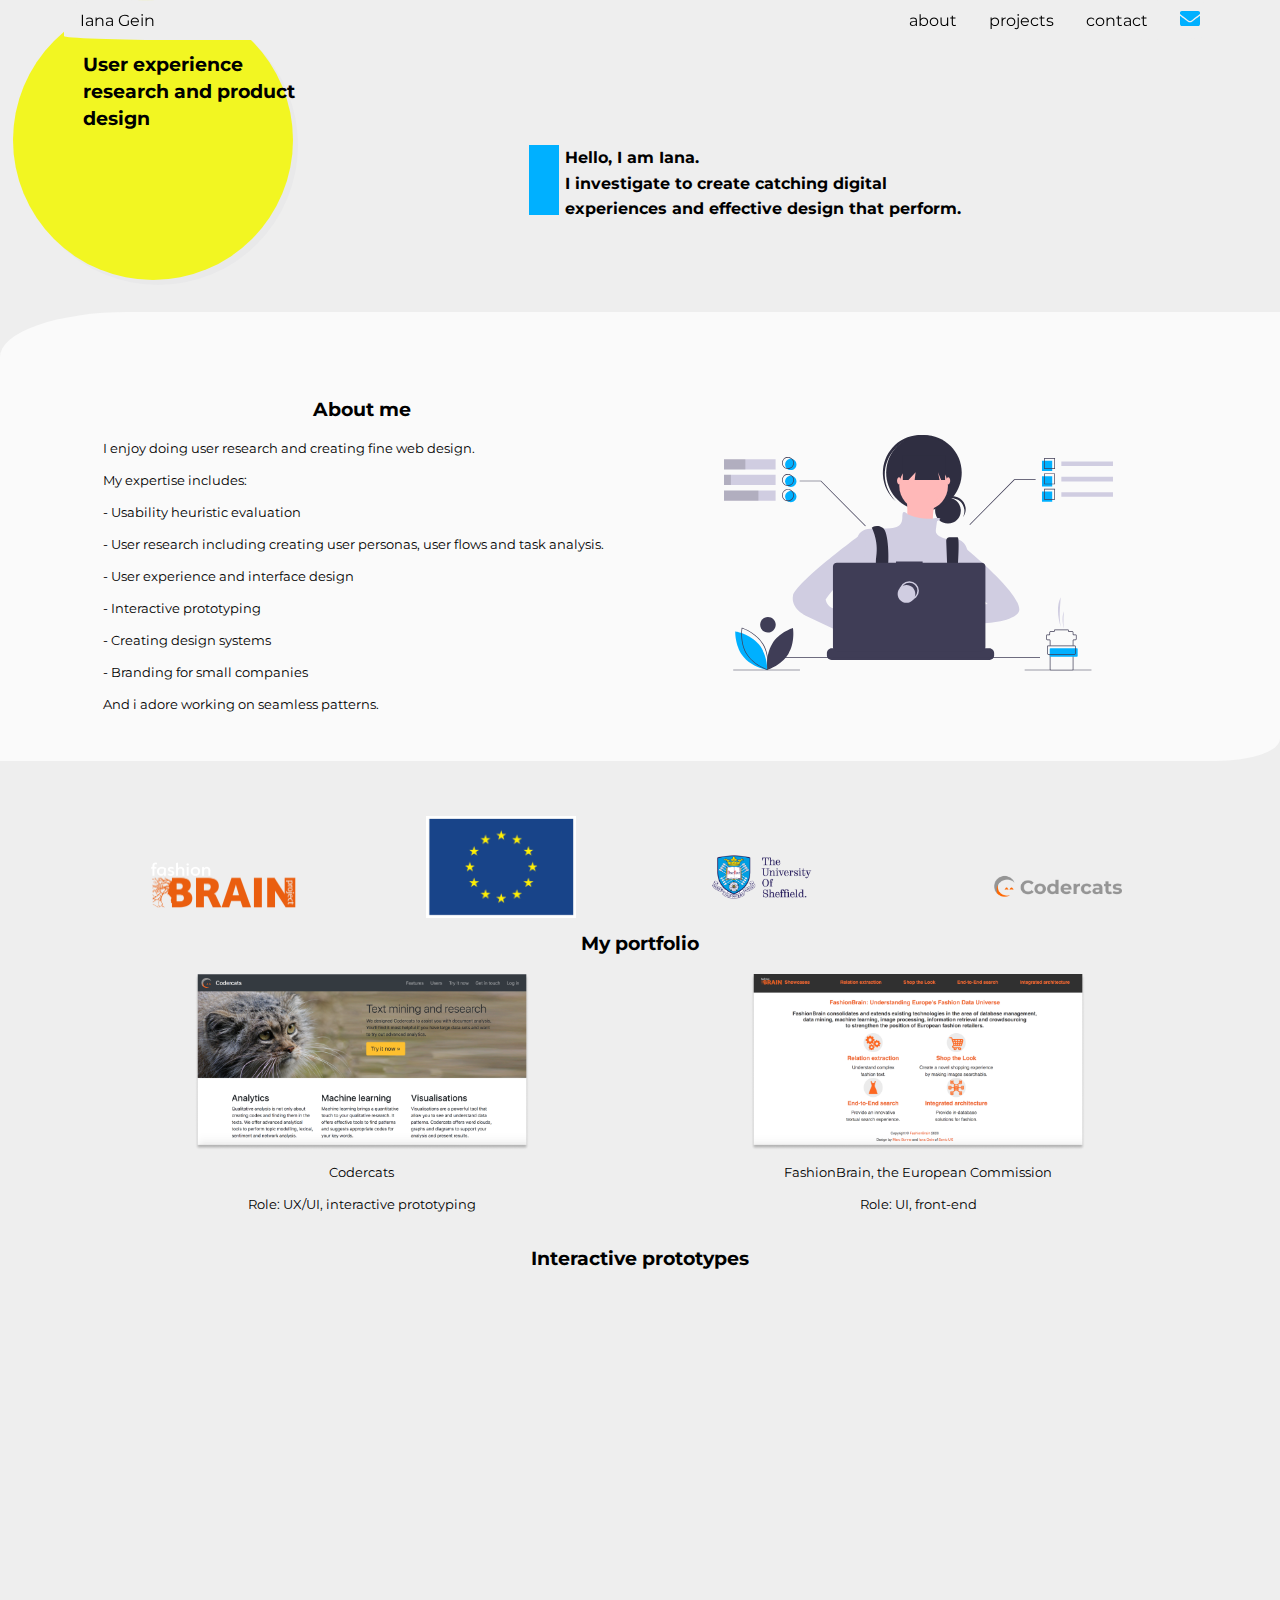
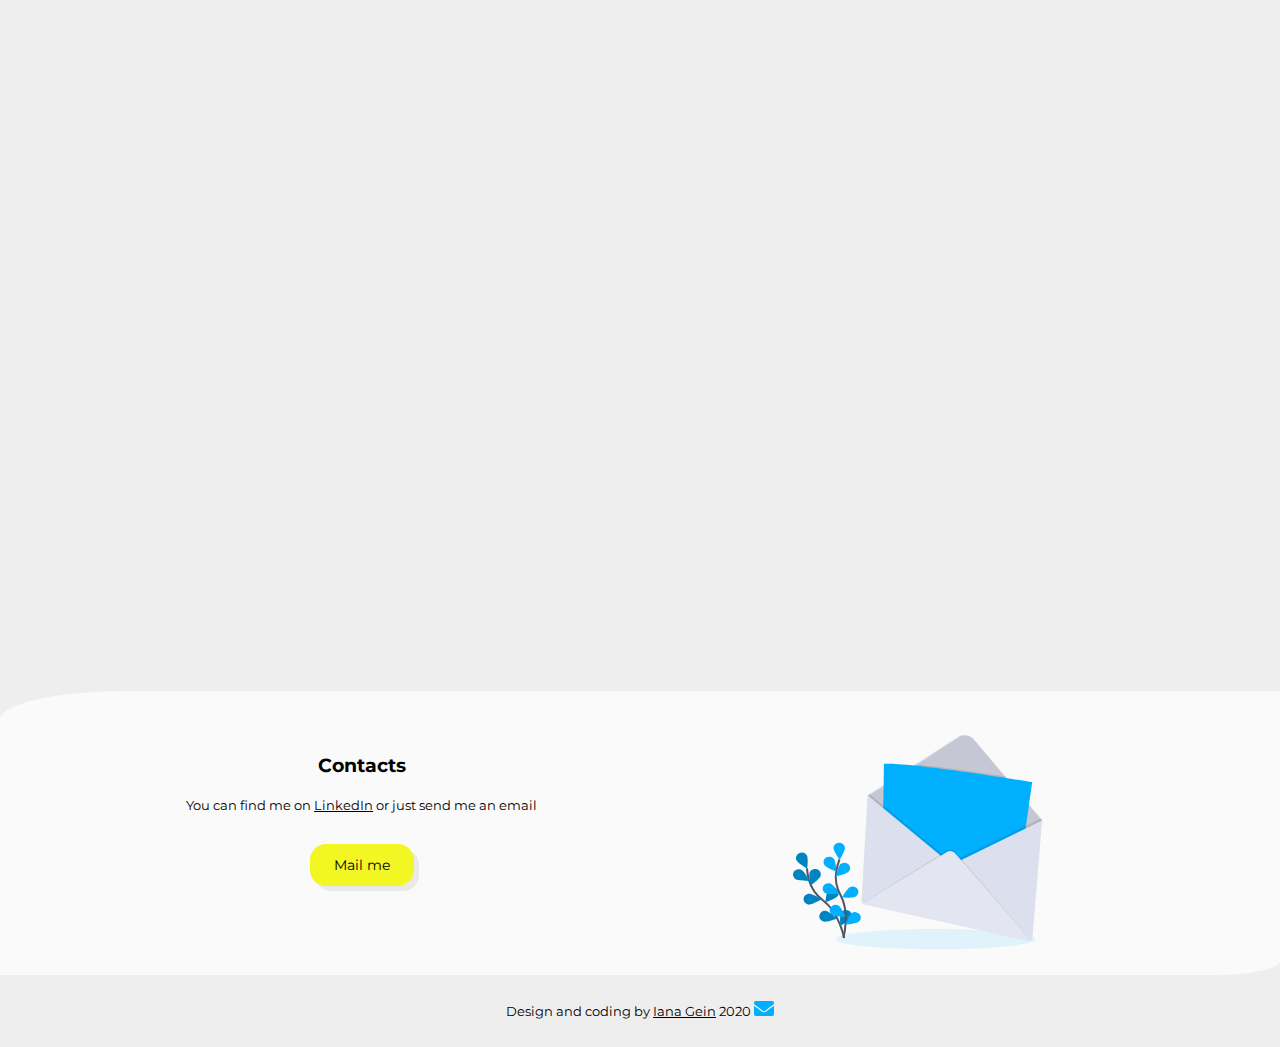
<file: index.html>
<!DOCTYPE html>
<html lang="en">
<head>
    <meta charset="UTF-8">
    <meta name="viewport" content="width=device-width, initial-scale=1.0">
    <meta name="author" content="Iana Gein">
    <meta name="keywords" content="product design, web design, digital design, UX, UI, digital experience, designer, degital patterns">
    <title>Iana Gein, product design</title>
    <link rel="stylesheet" href="css/main.css">
    <link rel="icon" href="images/icon.png" type="image/gif" sizes="16x16">
</head>

<body>
    <div class="container">
        <header class="header" id="myHeader">
            <div class="logo-name">
                <a href="index.html">Iana Gein</a>
            </div>
            <nav class="nav">
                <ul> 
                    <li><a href="#about">about</a></li>
                    <li><a href="#projects">projects</a></li>
                    <li><a href="#contact">contact</a><a href="mailto:ianagein1@gmail.com?Subject=Hello" target="_top"><img class="svgmail" src="images/mail.svg"></a></li>
                </ul>
            </nav>
        </header>  
    </div>
    

        <div class="container">
        <section class="home" id="home">
            <div class="title">
                <h1>User experience research and product design</h1>
            </div>
            <div class="sub">
                <div class="square"></div>
                <h2>Hello, I am Iana.<br>
                    I investigate to create catching digital experiences and effective design that perform. 
                    </h2>
            </div>
            <div class="circle"></div>
            
        </section>
    </div>

            <div class="white" id="about">
                <div class="container">
                    <section class="about" id="about">
                        <div class="column">
                            <h3>About me</h3>
                            <p>I enjoy doing user research and creating fine web design.</p>
                                <p>My expertise includes:</p>
                                <p>- Usability heuristic evaluation</p>
                                <p>- User research including creating user personas, user flows and task analysis.</p></li>
                                <p>- User experience and interface design</p>
                                <p>- Interactive prototyping</p>
                                <p>- Creating design systems</p>
                                <p>- Branding for small companies</p>
                                <p>And i adore working on seamless patterns.</p>
                        </div>
                        
                        <div class="column hide">
                                <img class="about-image" src="images/image.svg">
                        </div>
                    </section>
                </div>
            </div>  


        
            <div class="container">
                <section class="projects" id="projects">
                    
                        <div class="logo">
                            <ul class="container-logo flex">
                                <li class="item flex-item"><img src="images/logo/fashionbrain.png" alt="FashionBrain"></li>
                                <li class="item flex-item"><img src="images/logo/flag_yellow_eps.png" alt="European Union"></li>
                                <li class="item flex-item"><img src="images/logo/uni.png" alt="The Universtiy of Sheffield"></li>
                                <li class="item flex-item"><img src="images/logo/cc.png" alt="Codercats"></li>
                                
                              </ul>
                        </div>
                    

                    <div>
                        <h3>My portfolio</h3>
                    </div>
                    <div class="column-projects">
                                <a href="project1.html"><img src="images/project1.png" alt="Project 1">
                                <p>Codercats</p></a>
                                <p>Role: UX/UI, interactive prototyping</p>
                    </div>
                   
                    <div class="column-projects">
                            <a href="project2.html">
                            <img src="images/project2.png" alt="Project 2">
                                <p>FashionBrain, the European Commission</p></a>
                                <p>Role: UI, front-end</p>
                    </div>
                </section>
            </div>
            

            <div class="container">
                        <div>
                            <h3>Interactive prototypes</h3>
                        </div>
                        <div class="iframe">
                            <iframe style="border: none;" width="70%" height="450" src="https://www.figma.com/embed?embed_host=share&url=https%3A%2F%2Fwww.figma.com%2Fproto%2FyR6XhViCnjnVX6ZlJuhD6E%2FDashboard%3Fnode-id%3D6%253A0%26scaling%3Dscale-down" allowfullscreen></iframe>
                        </div>

                        <div class="iframe">
                            <iframe style="border: none;" width="70%" height="450" src="https://www.figma.com/embed?embed_host=share&url=https%3A%2F%2Fwww.figma.com%2Fproto%2Fy9sE5UJKBd5GjhMtLW4XoI%2FMobile%3Fnode-id%3D10%253A2%26scaling%3Dscale-down" allowfullscreen></iframe>
                        </div>
            </div>
                
            
        
            <section class="contacts" id="contact">
            <div class="white">
            <div class="container">
                
                    <div class="column">
                        <h3>Contacts</h3>
                        <p>You can find me on <a href="https://www.linkedin.com/in/ianagein/" target="_blank">LinkedIn</a> or just send me an email</p>
                        <a href="mailto:ianagein1@gmail.com?Subject=Hello" target="_top" class="btn">Mail me</a>
                    </div>
                    <div class="column hide">
                        <img src="images/mailme.svg">
                    </div>
                
            </div>
            </div>
        </section>
        
        
        


    
            <div class="container">
            <footer>
                <div class="footer">
                    <p>Design and coding by <a href="https://www.linkedin.com/in/ianagein/" target="_blank">Iana Gein</a> 2020
                        <a href="mailto:ianagein1@gmail.com?Subject=Hello" target="_top"><svg id="svgmail" class="svgmail" width="20" height="15" viewBox="0 0 20 15" fill="none" xmlns="http://www.w3.org/2000/svg">
                            <path d="M19.6224 4.95003C19.6568 4.92292 19.6982 4.90604 19.7417 4.90133C19.7852 4.89661 19.8292 4.90425 19.8686 4.92337C19.908 4.94249 19.9412 4.97231 19.9645 5.00943C19.9877 5.04655 20 5.08947 20 5.13326V13.1177C20 13.6147 19.8026 14.0914 19.4511 14.4428C19.0997 14.7942 18.623 14.9917 18.126 14.9917H1.87396C1.37695 14.9917 0.900312 14.7942 0.548876 14.4428C0.19744 14.0914 0 13.6147 0 13.1177V5.13604C0.000635053 5.09221 0.0134721 5.04942 0.0370583 5.01248C0.0606444 4.97553 0.0940526 4.94589 0.133542 4.92686C0.173031 4.90784 0.217035 4.90018 0.260628 4.90477C0.304221 4.90935 0.345673 4.92598 0.380343 4.9528C1.25486 5.63298 2.41254 6.49639 6.39644 9.39478C7.22931 9.99445 8.61743 11.2604 10.0055 11.2521C11.3937 11.2438 12.8179 9.97224 13.6147 9.39478C17.5902 6.49639 18.7479 5.6302 19.6224 4.95003ZM10.0055 9.99445C10.9106 9.99445 12.2265 8.85342 12.8706 8.37868C18.0511 4.61688 18.4453 4.28928 19.6419 3.35369C19.7535 3.26563 19.8437 3.15345 19.9057 3.02555C19.9677 2.89765 19.9999 2.75736 20 2.61521V1.87396C20 1.37695 19.8026 0.900303 19.4511 0.548868C19.0997 0.197432 18.623 0 18.126 0H1.87396C1.37695 0 0.900312 0.197432 0.548876 0.548868C0.19744 0.900303 0 1.37695 0 1.87396V2.61521C0.000454673 2.75729 0.0328774 2.89744 0.0948739 3.02528C0.15687 3.15312 0.246845 3.26536 0.358128 3.35369C1.55469 4.28651 1.94892 4.61688 7.12937 8.37868C7.78456 8.85342 9.0894 10.0083 9.99445 9.99445H10.0055Z" fill="#00B0FF"/>
                            </svg></a>
                    </p>
                </div>
            </footer>
            </div>


            


            
                



</body>
</html>
</file>
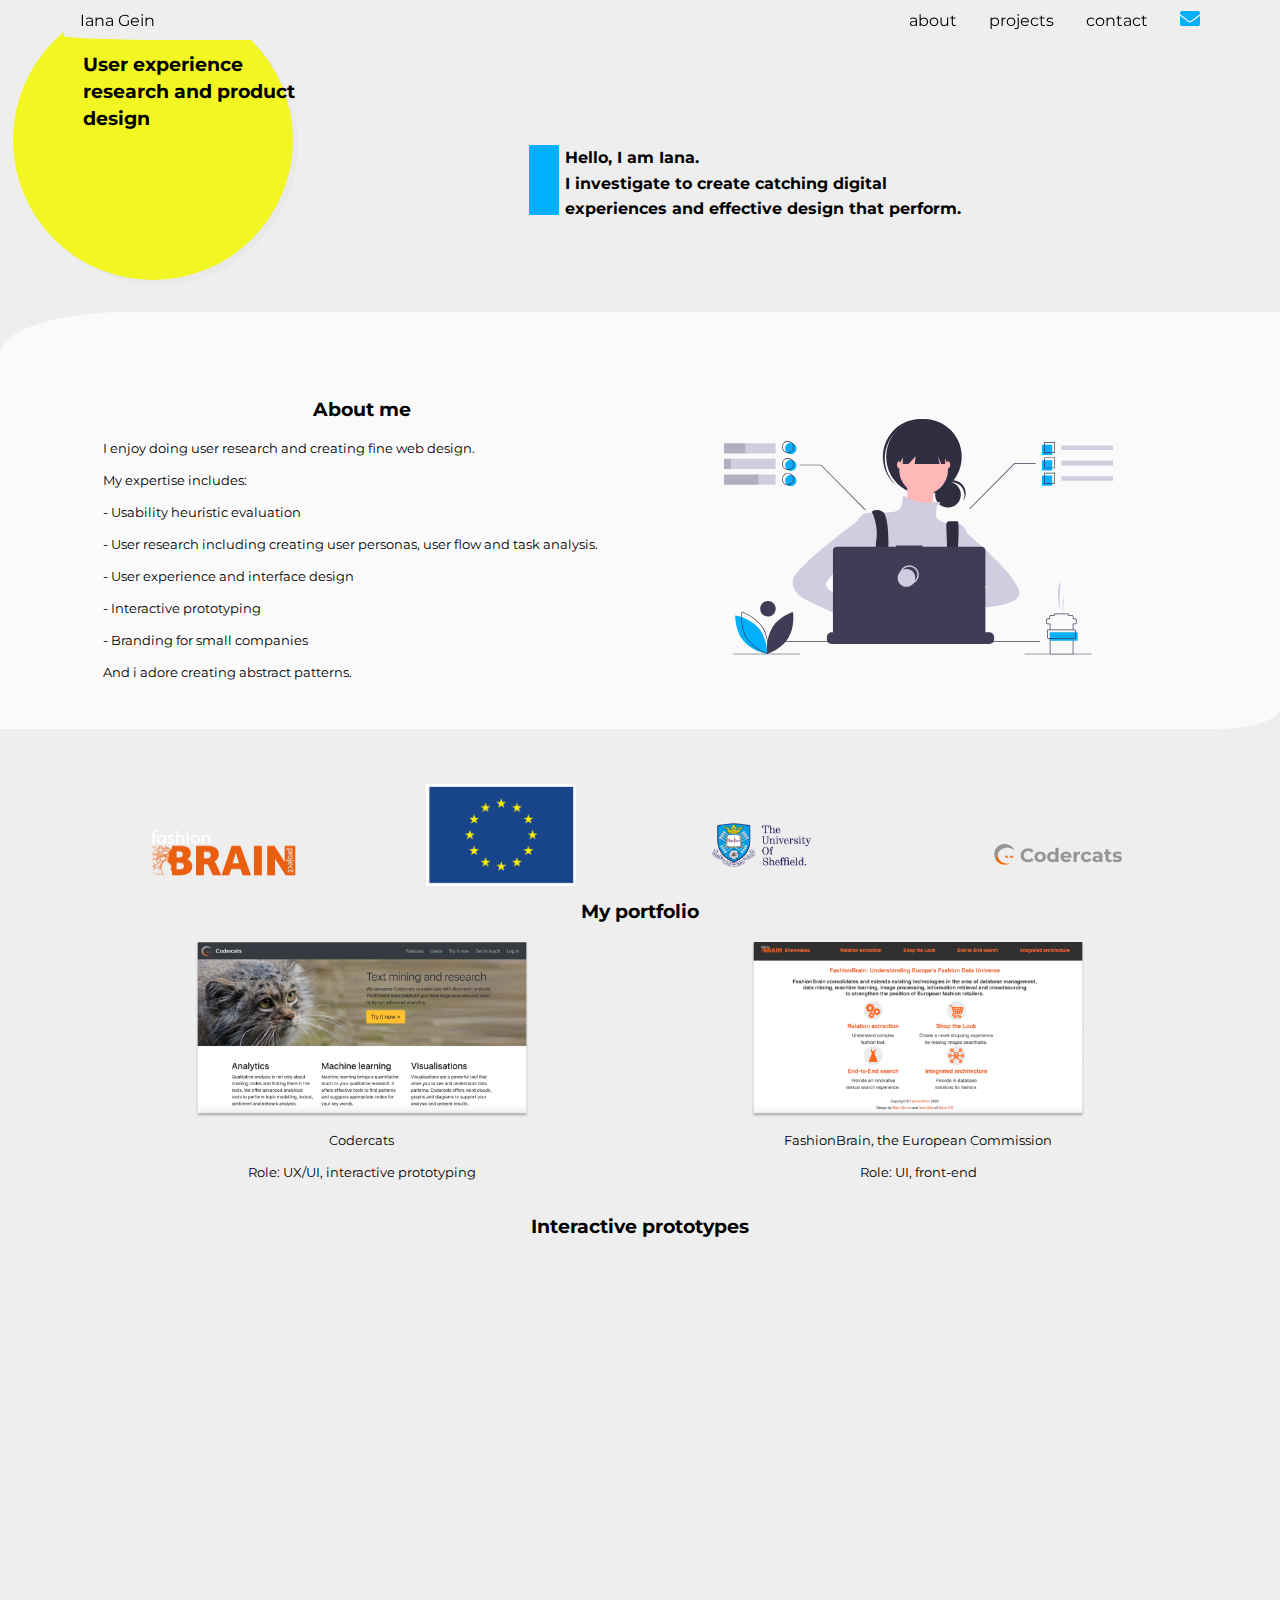
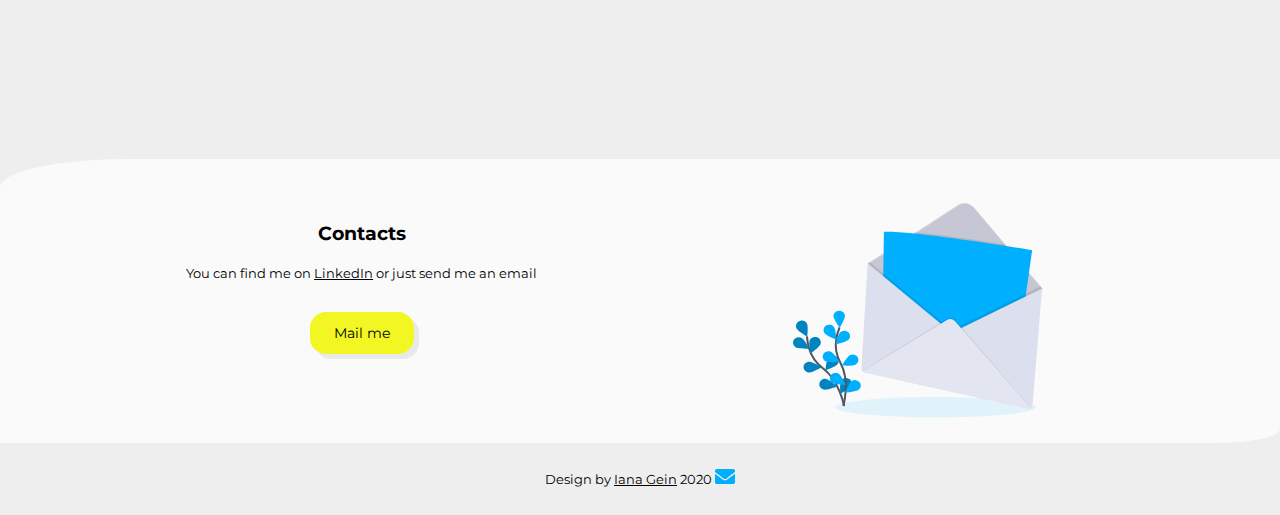
<file: home.html>
<!DOCTYPE html>
<html lang="en">
<head>
    <meta charset="UTF-8">
    <meta name="viewport" content="width=device-width, initial-scale=1.0">
    <meta name="author" content="Iana Gein">
    <meta name="keywords" content="product design, web design, digital design, UX, UI, digital experience, designer, degital patterns">
    <title>Iana Gein, product design</title>
    <link rel="stylesheet" href="css/main.css">
    <link rel="icon" href="images/icon.png" type="image/gif" sizes="16x16">
</head>

<body>
    <div class="container">
        <header class="header" id="myHeader">
            <div class="logo-name">
                <a href="home.html">Iana Gein</a>
            </div>
            <nav class="nav">
                <ul> 
                    <li><a href="#about">about</a></li>
                    <li><a href="#projects">projects</a></li>
                    <li><a href="#contact">contact</a><a href="mailto:ianagein1@gmail.com?Subject=Hello" target="_top"><img src="images/mail.svg"></a></li>
                </ul>
            </nav>
        </header>  
    </div>
    

        <div class="container">
        <section class="home" id="home">
            <div class="title">
                <h1>User experience research and product design</h1>
            </div>
            <div class="sub">
                <div class="square"></div>
                <h2>Hello, I am Iana.<br>
                    I investigate to create catching digital experiences and effective design that perform. 
                    </h2>
            </div>
            <div class="circle"></div>
            
        </section>
    </div>

            <div class="white" id="about">
                <div class="container">
                    <section class="about" id="about">
                        <div class="column">
                            <h3>About me</h3>
                            <p>I enjoy doing user research and creating fine web design.</p>
                                <p>My expertise includes:</p>
                                <p>- Usability heuristic evaluation</p>
                                <p>- User research including creating user personas, user flow and task analysis.</p></li>
                                <p>- User experience and interface design</p>
                                <p>- Interactive prototyping</p>
                                <p>- Branding for small companies</p>
                                <p>And i adore creating abstract patterns.</p>
                        </div>
                        
                        <div class="column hide">
                                <img class="about-image" src="images/image.svg">
                        </div>
                    </section>
                </div>
            </div>  


        
            <div class="container">
                <section class="projects" id="projects">
                    
                        <div class="logo">
                            <ul class="container-logo flex">
                                <li class="item flex-item"><img src="images/logo/fashionbrain.png" alt="FashionBrain"></li>
                                <li class="item flex-item"><img src="images/logo/flag_yellow_eps.png" alt="European Union"></li>
                                <li class="item flex-item"><img src="images/logo/uni.png" alt="The Universtiy of Sheffield"></li>
                                <li class="item flex-item"><img src="images/logo/cc.png" alt="Codercats"></li>
                                
                              </ul>
                        </div>
                    

                    <div>
                        <h3>My portfolio</h3>
                    </div>
                    <div class="column-projects">
                                <a href="project1.html"><img src="images/project1.png" alt="Project 1">
                                <p>Codercats</p></a>
                                <p>Role: UX/UI, interactive prototyping</p>
                    </div>
                   
                    <div class="column-projects">
                            <a href="project2.html">
                            <img src="images/project2.png" alt="Project 2">
                                <p>FashionBrain, the European Commission</p></a>
                                <p>Role: UI, front-end</p>
                    </div>
                </section>
            </div>
            

            <div class="container">
                        <div>
                            <h3>Interactive prototypes</h3>
                        </div>
                        <div class="iframe">
                            <iframe style="border: none;" width="60%" height="400" src="https://www.figma.com/embed?embed_host=share&url=https%3A%2F%2Fwww.figma.com%2Fproto%2FyR6XhViCnjnVX6ZlJuhD6E%2FDashboard%3Fnode-id%3D6%253A0%26scaling%3Dscale-down" allowfullscreen></iframe>
                        </div>
            </div>
                
            
        
            <section class="contacts" id="contact">
            <div class="white">
            <div class="container">
                
                    <div class="column">
                        <h3>Contacts</h3>
                        <p>You can find me on <a href="https://www.linkedin.com/in/ianagein/" target="_blank">LinkedIn</a> or just send me an email</p>
                        <a href="mailto:ianagein1@gmail.com?Subject=Hello" target="_top" class="btn">Mail me</a>
                    </div>
                    <div class="column hide">
                        <img src="images/mailme.svg">
                    </div>
                
            </div>
            </div>
        </section>
        
        
        


    
            <div class="container">
            <footer>
                <div class="footer">
                    <p>Design by <a href="https://www.linkedin.com/in/ianagein/" target="_blank">Iana Gein</a> 2020
                        <a href="mailto:ianagein1@gmail.com?Subject=Hello" target="_top"><svg id="svgmail" class="svgmail" width="20" height="15" viewBox="0 0 20 15" fill="none" xmlns="http://www.w3.org/2000/svg">
                            <path d="M19.6224 4.95003C19.6568 4.92292 19.6982 4.90604 19.7417 4.90133C19.7852 4.89661 19.8292 4.90425 19.8686 4.92337C19.908 4.94249 19.9412 4.97231 19.9645 5.00943C19.9877 5.04655 20 5.08947 20 5.13326V13.1177C20 13.6147 19.8026 14.0914 19.4511 14.4428C19.0997 14.7942 18.623 14.9917 18.126 14.9917H1.87396C1.37695 14.9917 0.900312 14.7942 0.548876 14.4428C0.19744 14.0914 0 13.6147 0 13.1177V5.13604C0.000635053 5.09221 0.0134721 5.04942 0.0370583 5.01248C0.0606444 4.97553 0.0940526 4.94589 0.133542 4.92686C0.173031 4.90784 0.217035 4.90018 0.260628 4.90477C0.304221 4.90935 0.345673 4.92598 0.380343 4.9528C1.25486 5.63298 2.41254 6.49639 6.39644 9.39478C7.22931 9.99445 8.61743 11.2604 10.0055 11.2521C11.3937 11.2438 12.8179 9.97224 13.6147 9.39478C17.5902 6.49639 18.7479 5.6302 19.6224 4.95003ZM10.0055 9.99445C10.9106 9.99445 12.2265 8.85342 12.8706 8.37868C18.0511 4.61688 18.4453 4.28928 19.6419 3.35369C19.7535 3.26563 19.8437 3.15345 19.9057 3.02555C19.9677 2.89765 19.9999 2.75736 20 2.61521V1.87396C20 1.37695 19.8026 0.900303 19.4511 0.548868C19.0997 0.197432 18.623 0 18.126 0H1.87396C1.37695 0 0.900312 0.197432 0.548876 0.548868C0.19744 0.900303 0 1.37695 0 1.87396V2.61521C0.000454673 2.75729 0.0328774 2.89744 0.0948739 3.02528C0.15687 3.15312 0.246845 3.26536 0.358128 3.35369C1.55469 4.28651 1.94892 4.61688 7.12937 8.37868C7.78456 8.85342 9.0894 10.0083 9.99445 9.99445H10.0055Z" fill="#00B0FF"/>
                            </svg></a>
                    </p>
                </div>
            </footer>
            </div>


            


            
                



</body>
</html>
</file>
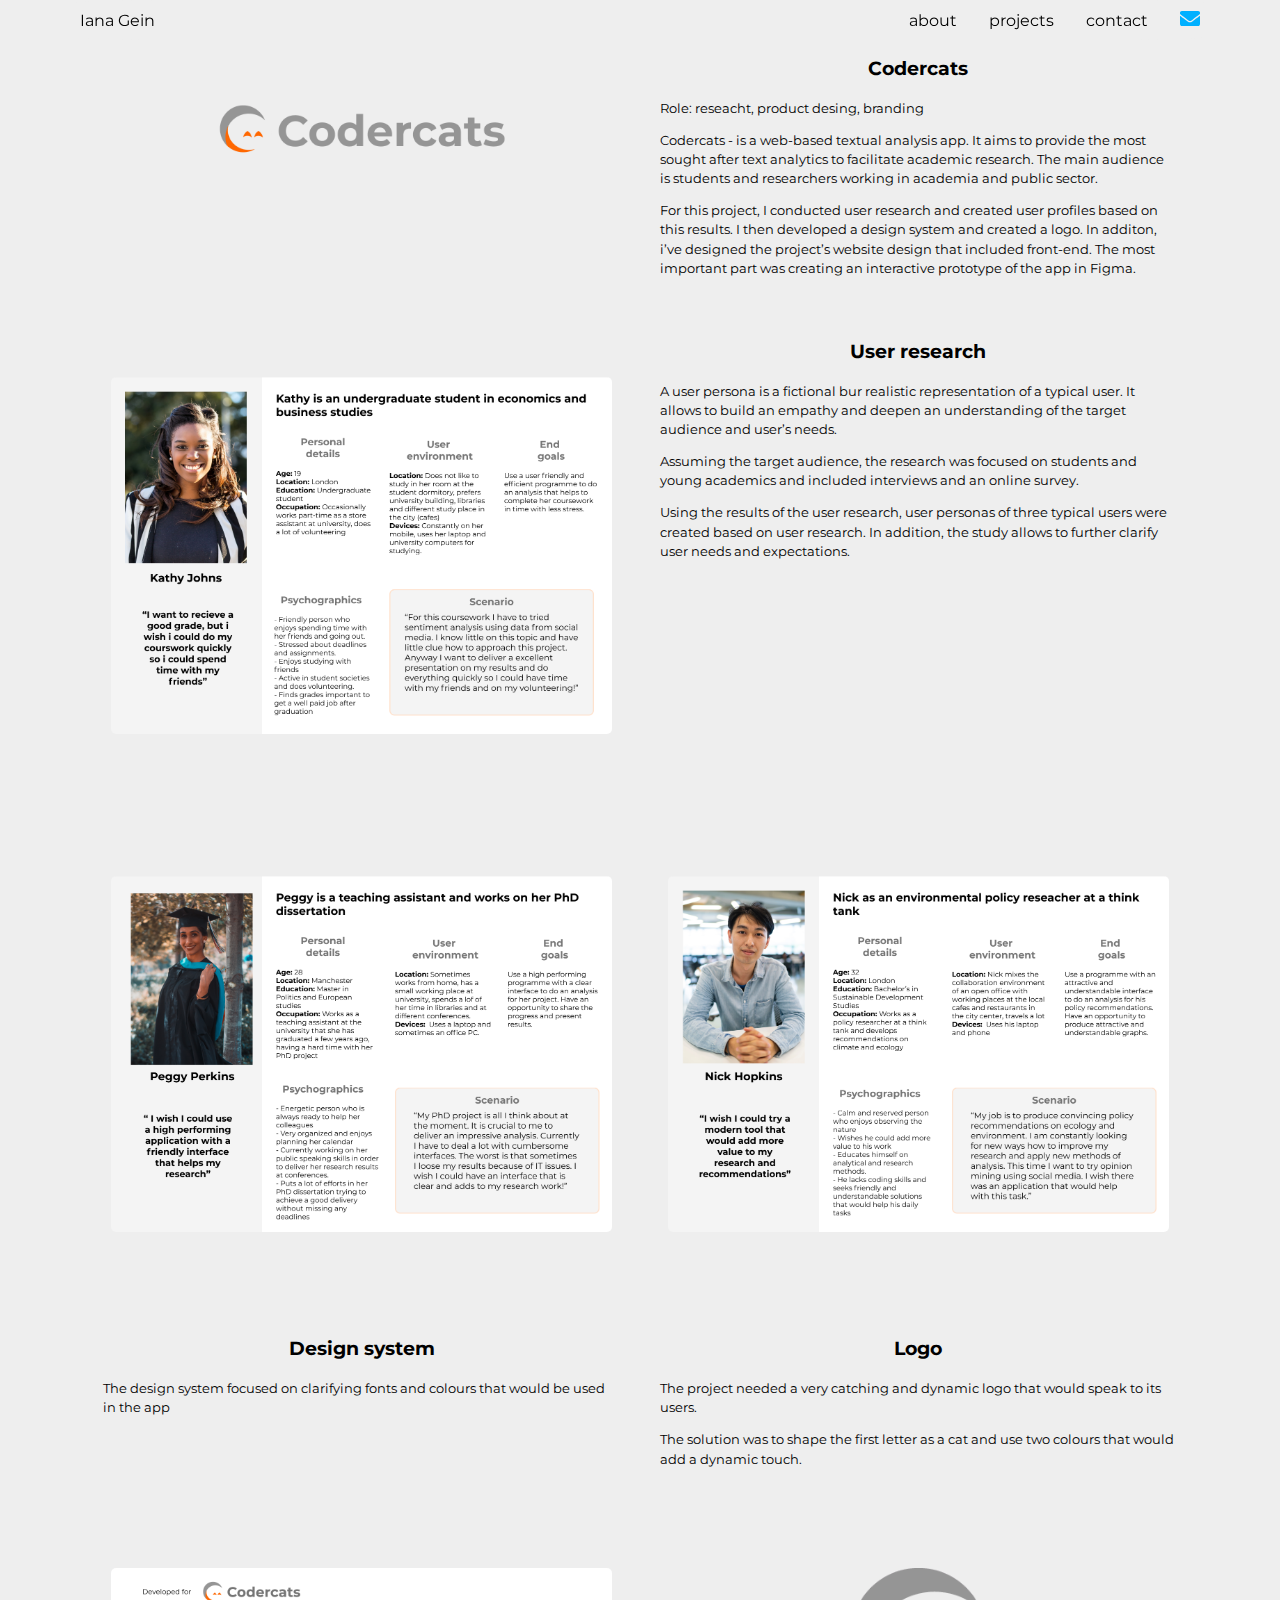
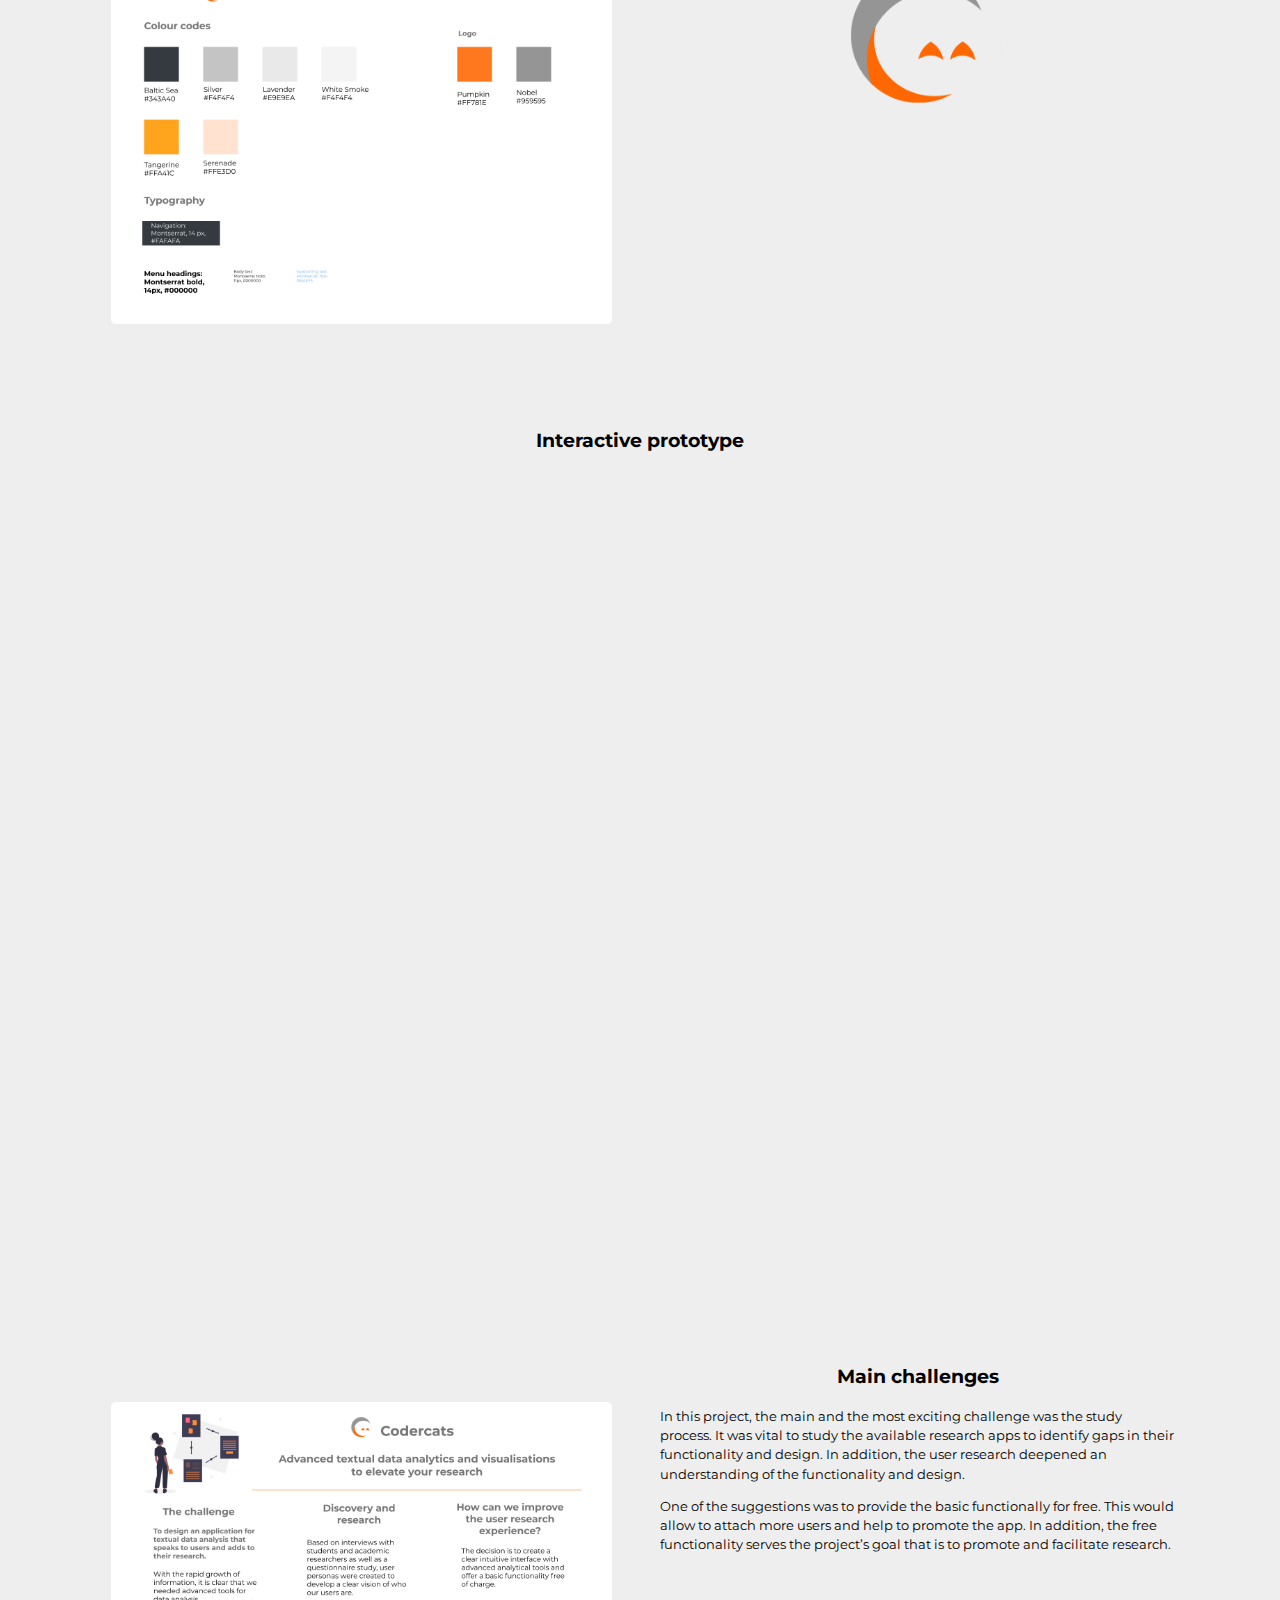
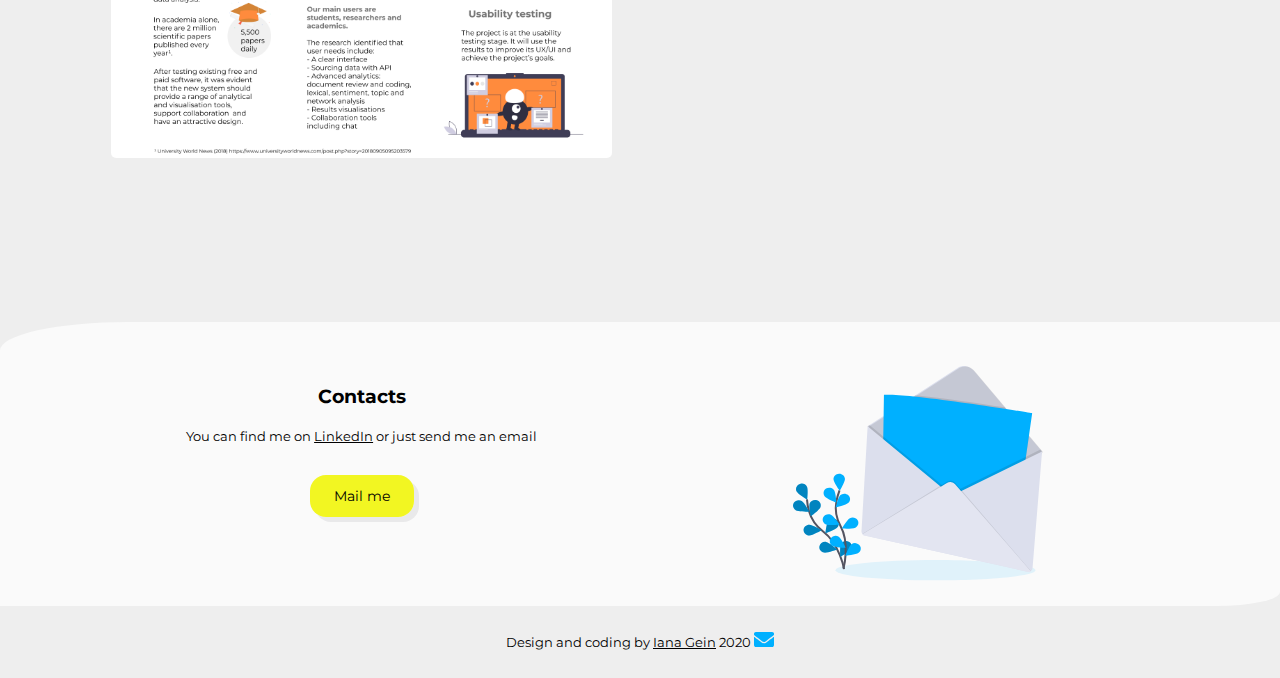
<file: project1.html>
<!DOCTYPE html>
<html lang="en">
<head>
    <meta charset="UTF-8">
    <meta name="viewport" content="width=device-width, initial-scale=1.0">
    <meta name="author" content="Iana Gein">
    <meta name="keywords" content="product design, web design, digital design, UX, UI, digital experience, designer, degital patterns">
    <title>Iana Gein, product design</title>
    <link rel="stylesheet" href="css/main.css">
    

    <link rel="icon" href="images/icon.png" type="image/gif" sizes="16x16">
</head>
<body>

    <div class="container">
        <header class="header" id="myHeader">
            <div class="logo-name">
                <a href="index.html">Iana Gein</a>
            </div>
            <nav class="nav">
                <ul> 
                    <li><a href="index.html#about">about</a></li>
                    <li><a href="index.html#projects">projects</a></li>
                    <li><a href="project1.html#contact">contact</a><a href="mailto:ianagein1@gmail.com?Subject=Hello" target="_top"><img class="svgmail" src="images/mail.svg"></a></li>
                </ul>
            </nav>
        </header>  
    </div>


  
    <div class="container">
        <div class="row">
        <div class="column">
            <img class="imageproject" src="images/logo/cc.png" alt="Codercats">
        </div>

        <div class="column">
            <h3>Codercats</h3>
            <p>Role: reseacht, product desing, branding</p>
            <p> 
                Codercats - is a web-based textual analysis app. It aims to provide the most sought after text analytics to facilitate academic research. The main audience is students and researchers working in academia and public sector. 
            </p> 
            <p> 
                For this project, I conducted user research and created user profiles based on this results. I then developed a design system and created a logo. In additon, i’ve designed the project’s website design that included front-end. 
                The most important part was creating an interactive prototype of the app in Figma.
            </p>
        </div>
        </div>
    </div>


    <div class="container">
        <div class="row">
        <div class="column">
            
            <img id="myImg1" class="user" src="images/student.png" alt="Student">

            <div id="myModal" class="modal">
                <span class="close">&times;</span>
                <img class="modal-content" id="img01">
                <div id="caption"></div>
              </div>
        </div>



        <div class="column">
            <h3>User research</h3>
            <p>
                A user persona is a fictional bur realistic representation of a typical user. It allows to build an empathy and deepen an understanding of the target audience and user’s needs.
                </p>
                <p>
                Assuming the target audience, the research was focused on students and young academics and included interviews and an online survey. 
                </p>
                <p>
                Using the results of the user research, user personas of three typical users were created based on user research. In addition, the study allows to further clarify user needs and expectations.
                </p>
                
            </div>
        </div>
    </div>



    <div class="container">
        <div class="row">
        <div class="column">
            
            <img id="myImg2" class="user" src="images/academic.png" alt="Academic">
            <div id="myModal" class="modal">
                <span class="close">&times;</span>
                <img class="modal-content" id="img01">
                <div id="caption"></div>
              </div>
        </div>



        <div class="column">

            <img id="myImg3" class="user" src="images/researcher.png" alt="Researcher">
            <div id="myModal" class="modal">
                <span class="close">&times;</span>
                <img class="modal-content" id="img01">
                <div id="caption"></div>
              </div>
            </div>
        </div>
    </div>


    <div class="container">
        <div class="row">
        <div class="column">
            <h3>Design system</h3>
            <p>
                The design system focused on clarifying fonts and colours that would be used in the app
                </p>
            

        </div>        

        <div class="column">
            <h3>Logo</h3>
            <p>
                The project needed a very catching and dynamic logo that would speak to its users. 
                </p>
                <p>
                The solution was to shape the first letter as a cat and use two colours that would add a dynamic touch.
                </p>
                
            </div>
        </div>
    </div>

    <div class="container">
        <div class="row">
        <div class="column">
            
            <img id="myImg4" class="ccds" src="images/ccds.png" alt="Codercats design system">
            <div id="myModal" class="modal">
                <span class="close">&times;</span>
                <img class="modal-content" id="img01">
                <div id="caption"></div>
        </div>
    </div>         

        <div class="column">
            <img class="cclogo" src="images/cclogo.png" alt="Codercats logo">
            </div>
        </div>
    </div>


    <div class="container">
        <div>
            <h3>Interactive prototype</h3>
        </div>
        <div class="iframe">
            <iframe style="border: none;" width="60%" height="400" src="https://www.figma.com/embed?embed_host=share&url=https%3A%2F%2Fwww.figma.com%2Fproto%2FyR6XhViCnjnVX6ZlJuhD6E%2FDashboard%3Fnode-id%3D6%253A0%26scaling%3Dscale-down" allowfullscreen></iframe>
        </div>

        <div class="iframe">
            <iframe style="border: none;" width="800" height="450" src="https://www.figma.com/embed?embed_host=share&url=https%3A%2F%2Fwww.figma.com%2Ffile%2FyR6XhViCnjnVX6ZlJuhD6E%2FDashboard%3Fnode-id%3D0%253A1" allowfullscreen></iframe>
        </div>
</div>

    


<div class="container">
    <div class="row">
    <div class="column">
        <img id="myImg5" class="user" src="images/case.png" alt="Case study">
        <div id="myModal" class="modal">
            <span class="close">&times;</span>
            <img class="modal-content" id="img01">
            <div id="caption"></div>
          </div>
    </div>        

    <div class="column">
        <h3>Main challenges</h3>
        <p>
            In this project, the main and the most exciting challenge was the study process. It was vital to study the available research apps to identify gaps in their functionality and design. In addition, the user research deepened an understanding of the functionality and design.
            </p>
            <p>
            One of the suggestions was to provide the basic functionally for free. This would allow to attach more users and help to promote the app. In addition, the free functionality serves the project’s goal that is to promote and facilitate research. 
            </p>
            
            
        </div>
    </div>
</div>
        










            
    <section class="contacts" id="contact">
        <div class="white">
        <div class="container">
            
                <div class="column">
                    <h3>Contacts</h3>
                    <p>You can find me on <a href="https://www.linkedin.com/in/ianagein/" target="_blank">LinkedIn</a> or just send me an email</p>
                    <a href="mailto:ianagein1@gmail.com?Subject=Hello" target="_top" class="btn">Mail me</a>
                </div>
                <div class="column hide">
                    <img src="images/mailme.svg">
                </div>
            
        </div>
        </div>
    </section>



    <div class="container">
        <footer>
            <div class="footer">
                <p>Design and coding by <a href="https://www.linkedin.com/in/ianagein/" target="_blank">Iana Gein</a> 2020
                    <a href="mailto:ianagein1@gmail.com?Subject=Hello" target="_top"><svg id="svgmail" class="svgmail" width="20" height="15" viewBox="0 0 20 15" fill="none" xmlns="http://www.w3.org/2000/svg">
                        <path d="M19.6224 4.95003C19.6568 4.92292 19.6982 4.90604 19.7417 4.90133C19.7852 4.89661 19.8292 4.90425 19.8686 4.92337C19.908 4.94249 19.9412 4.97231 19.9645 5.00943C19.9877 5.04655 20 5.08947 20 5.13326V13.1177C20 13.6147 19.8026 14.0914 19.4511 14.4428C19.0997 14.7942 18.623 14.9917 18.126 14.9917H1.87396C1.37695 14.9917 0.900312 14.7942 0.548876 14.4428C0.19744 14.0914 0 13.6147 0 13.1177V5.13604C0.000635053 5.09221 0.0134721 5.04942 0.0370583 5.01248C0.0606444 4.97553 0.0940526 4.94589 0.133542 4.92686C0.173031 4.90784 0.217035 4.90018 0.260628 4.90477C0.304221 4.90935 0.345673 4.92598 0.380343 4.9528C1.25486 5.63298 2.41254 6.49639 6.39644 9.39478C7.22931 9.99445 8.61743 11.2604 10.0055 11.2521C11.3937 11.2438 12.8179 9.97224 13.6147 9.39478C17.5902 6.49639 18.7479 5.6302 19.6224 4.95003ZM10.0055 9.99445C10.9106 9.99445 12.2265 8.85342 12.8706 8.37868C18.0511 4.61688 18.4453 4.28928 19.6419 3.35369C19.7535 3.26563 19.8437 3.15345 19.9057 3.02555C19.9677 2.89765 19.9999 2.75736 20 2.61521V1.87396C20 1.37695 19.8026 0.900303 19.4511 0.548868C19.0997 0.197432 18.623 0 18.126 0H1.87396C1.37695 0 0.900312 0.197432 0.548876 0.548868C0.19744 0.900303 0 1.37695 0 1.87396V2.61521C0.000454673 2.75729 0.0328774 2.89744 0.0948739 3.02528C0.15687 3.15312 0.246845 3.26536 0.358128 3.35369C1.55469 4.28651 1.94892 4.61688 7.12937 8.37868C7.78456 8.85342 9.0894 10.0083 9.99445 9.99445H10.0055Z" fill="#00B0FF"/>
                        </svg></a>
                </p>
            </div>
        </footer>
        </div>
    



        <script>
            // Get the modal
            var modal = document.getElementById("myModal");
            
            // Get the image and insert it inside the modal - use its "alt" text as a caption
            var img = document.getElementById("myImg1");
            var modalImg = document.getElementById("img01");
            var captionText = document.getElementById("caption");
            img.onclick = function(){
              modal.style.display = "block";
              modalImg.src = this.src;
              captionText.innerHTML = this.alt;
            }
            
            // Get the <span> element that closes the modal
            var span = document.getElementsByClassName("close")[0];
            
            // When the user clicks on <span> (x), close the modal
            span.onclick = function() { 
              modal.style.display = "none";
            }
            </script>


<script>
    // Get the modal
    var modal = document.getElementById("myModal");
    
    // Get the image and insert it inside the modal - use its "alt" text as a caption
    var img = document.getElementById("myImg2");
    var modalImg = document.getElementById("img01");
    var captionText = document.getElementById("caption");
    img.onclick = function(){
      modal.style.display = "block";
      modalImg.src = this.src;
      captionText.innerHTML = this.alt;
    }
    
    // Get the <span> element that closes the modal
    var span = document.getElementsByClassName("close")[0];
    
    // When the user clicks on <span> (x), close the modal
    span.onclick = function() { 
      modal.style.display = "none";
    }
    </script>

<script>
    // Get the modal
    var modal = document.getElementById("myModal");
    
    // Get the image and insert it inside the modal - use its "alt" text as a caption
    var img = document.getElementById("myImg3");
    var modalImg = document.getElementById("img01");
    var captionText = document.getElementById("caption");
    img.onclick = function(){
      modal.style.display = "block";
      modalImg.src = this.src;
      captionText.innerHTML = this.alt;
    }
    
    // Get the <span> element that closes the modal
    var span = document.getElementsByClassName("close")[0];
    
    // When the user clicks on <span> (x), close the modal
    span.onclick = function() { 
      modal.style.display = "none";
    }
    </script>


<script>
    // Get the modal
    var modal = document.getElementById("myModal");
    
    // Get the image and insert it inside the modal - use its "alt" text as a caption
    var img = document.getElementById("myImg4");
    var modalImg = document.getElementById("img01");
    var captionText = document.getElementById("caption");
    img.onclick = function(){
      modal.style.display = "block";
      modalImg.src = this.src;
      captionText.innerHTML = this.alt;
    }
    
    // Get the <span> element that closes the modal
    var span = document.getElementsByClassName("close")[0];
    
    // When the user clicks on <span> (x), close the modal
    span.onclick = function() { 
      modal.style.display = "none";
    }
    </script>

<script>
    // Get the modal
    var modal = document.getElementById("myModal");
    
    // Get the image and insert it inside the modal - use its "alt" text as a caption
    var img = document.getElementById("myImg5");
    var modalImg = document.getElementById("img01");
    var captionText = document.getElementById("caption");
    img.onclick = function(){
      modal.style.display = "block";
      modalImg.src = this.src;
      captionText.innerHTML = this.alt;
    }
    
    // Get the <span> element that closes the modal
    var span = document.getElementsByClassName("close")[0];
    
    // When the user clicks on <span> (x), close the modal
    span.onclick = function() { 
      modal.style.display = "none";
    }
    </script>
       

</body>
</html>
</file>
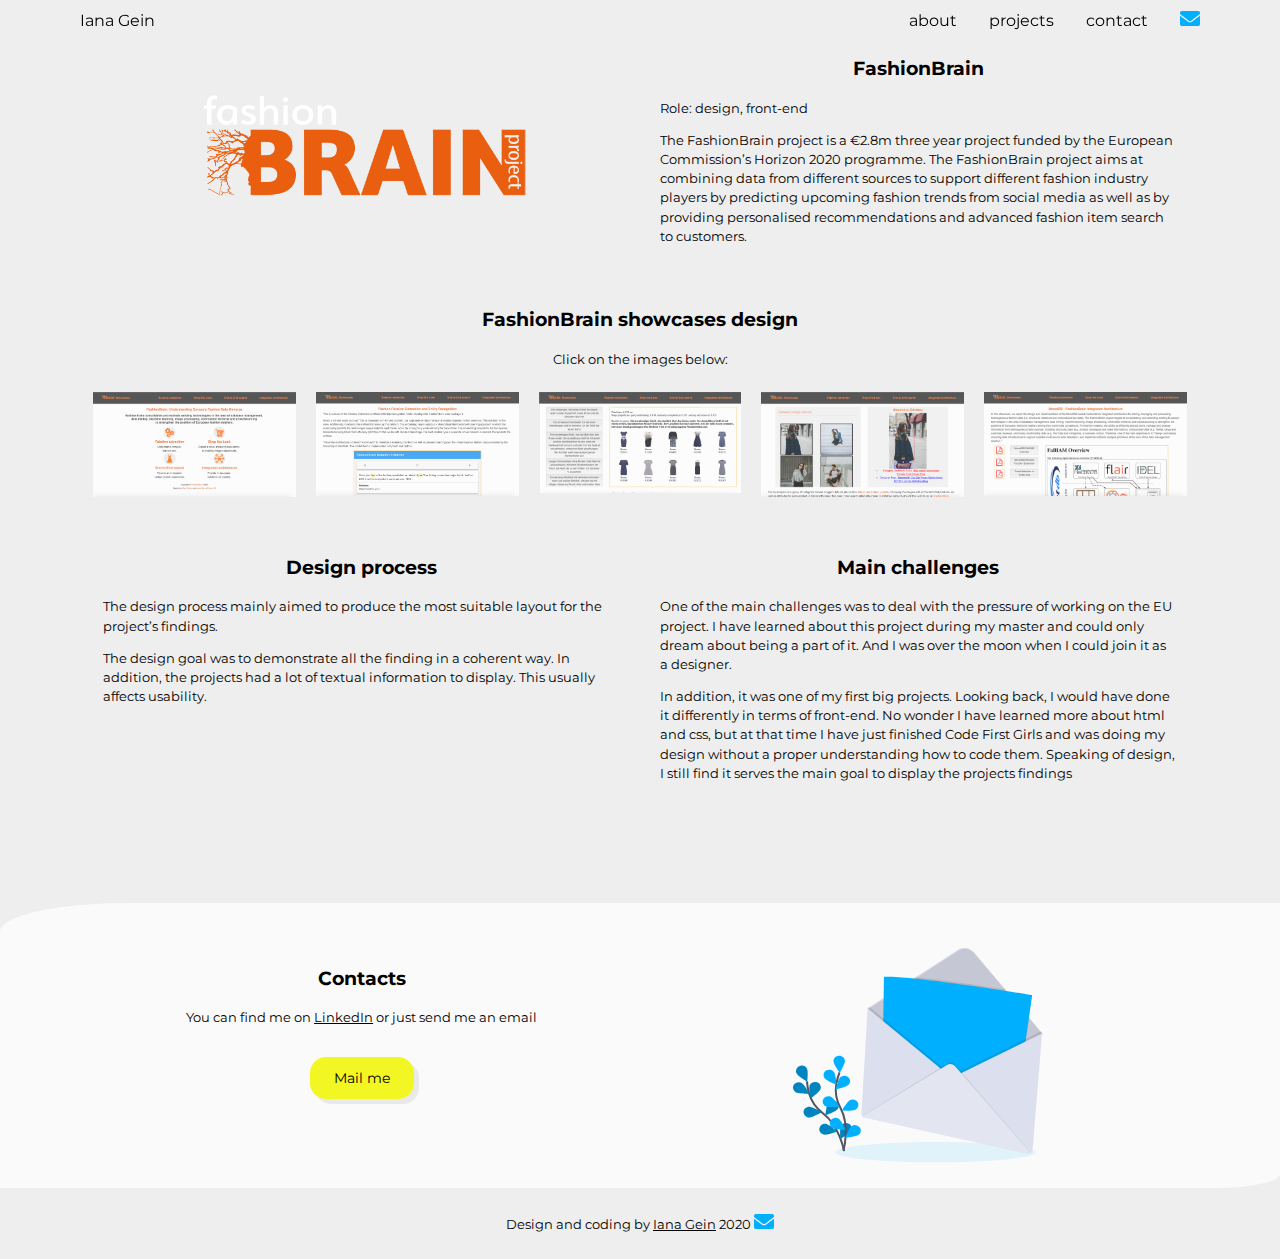
<file: project2.html>
<!DOCTYPE html>
<html lang="en">
<head>
    <meta charset="UTF-8">
    <meta name="viewport" content="width=device-width, initial-scale=1.0">
    <meta name="author" content="Iana Gein">
    <meta name="keywords" content="product design, web design, digital design, UX, UI, digital experience, designer, degital patterns">
    <title>Iana Gein, product design</title>
    <link rel="stylesheet" href="css/main.css">
    <link rel="icon" href="images/icon.png" type="image/gif" sizes="16x16">
</head>
<body>

    <div class="container">
        <header class="header" id="myHeader">
            <div class="logo-name">
                <a href="index.html">Iana Gein</a>
            </div>
            <nav class="nav">
                <ul> 
                    <li><a href="index.html#about">about</a></li>
                    <li><a href="index.html#projects">projects</a></li>
                    <li><a href="project2.html#contact">contact</a><a href="mailto:ianagein1@gmail.com?Subject=Hello" target="_top"><img class="svgmail" src="images/mail.svg"></a></li>
                </ul>
            </nav>
        </header>  
    </div>


    <div class="container project">
        <div class="row">
        <div class="column">
            <img class="imageproject" src="images/logo/fashionbrain.png" alt="FashionBrain">
        </div>

        <div class="column">
            <h3>FashionBrain</h3>
            <p>Role: design, front-end</p>
            <p>The FashionBrain project is a €2.8m three year project funded by the European Commission’s Horizon 2020 programme. 
                The FashionBrain project aims at combining data from different sources to support different fashion industry players by predicting upcoming fashion trends from social media as well as by providing personalised recommendations and advanced fashion item search to customers.
            </p>                
            </div>
        </div>
    </div>
    


    <div class="container">
    <div style="text-align:center">
        <h3>FashionBrain showcases design</h3>
        <p>Click on the images below:</p>
      </div>
      
      <!-- The four columns -->
      <div class="row">
        <div class="column-image">
          <img src="images/fb0.png" alt="Main page" style="width:100%" onclick="myFunction(this);">
        </div>
        <div class="column-image">
          <img src="images/fb1.png" alt="Relation extraction" style="width:100%" onclick="myFunction(this);">
        </div>
        <div class="column-image">
          <img src="images/fb2.png" alt="Shop the look" style="width:100%" onclick="myFunction(this);">
        </div>
        <div class="column-image">
          <img src="images/fb3.png" alt="End-to-end search" style="width:100%" onclick="myFunction(this);">
        </div>
        <div class="column-image">
          <img src="images/fb4.png" alt="Integrated arcitecture" style="width:100%" onclick="myFunction(this);">
        </div>
      </div>
      
      <div class="container-image">
        <span onclick="this.parentElement.style.display='none'" class="closebtn">&times;</span>
        <img id="expandedImg" style="width:100%">
        <div id="imgtext"></div>
      </div>
      
    </div>


      <script>
      function myFunction(imgs) {
        var expandImg = document.getElementById("expandedImg");
        var imgText = document.getElementById("imgtext");
        expandImg.src = imgs.src;
        imgText.innerHTML = imgs.alt;
        expandImg.parentElement.style.display = "block";
      }
      </script>

<div class="container">
    <div class="row">
    <div class="column">
        <h3>Design process</h3>
        <p>
            The design process mainly aimed to produce the most suitable layout for the project’s findings.
            </p>
            <p>
            The design goal was to demonstrate all the finding in a coherent way. In addition, the projects had a lot of textual information to display. This usually affects usability. 
            </p>
            
    </div>        

    <div class="column">
        <h3>Main challenges</h3>
        <p>
            One of the main challenges was to deal with the pressure of working on the EU project. I have learned about this project during my master and could only dream about being a part of it. And I was over the moon when I could join it as a designer. 
            </p>
            <p>
            In addition, it was one of my first big projects. Looking back, I would have done it differently in terms of front-end. No wonder I have learned more about html and css, but at that time I have just finished Code First Girls and was doing my design without a proper understanding how to code them.
            Speaking of design, I still find it serves the main goal to display the projects findings
            </p>
            
            
        </div>
    </div>
</div>




    <section class="contacts" id="contact">
        <div class="white">
        <div class="container">
            
                <div class="column">
                    <h3>Contacts</h3>
                    <p>You can find me on <a href="https://www.linkedin.com/in/ianagein/" target="_blank">LinkedIn</a> or just send me an email</p>
                    <a href="mailto:ianagein1@gmail.com?Subject=Hello" target="_top" class="btn">Mail me</a>
                </div>
                <div class="column hide">
                    <img src="images/mailme.svg">
                </div>
            
        </div>
        </div>
    </section>


    <div class="container">
        <footer>
            <div class="footer">
                <p>Design and coding by <a href="https://www.linkedin.com/in/ianagein/" target="_blank">Iana Gein</a> 2020
                    <a href="mailto:ianagein1@gmail.com?Subject=Hello" target="_top"><svg id="svgmail" class="svgmail" width="20" height="15" viewBox="0 0 20 15" fill="none" xmlns="http://www.w3.org/2000/svg">
                        <path d="M19.6224 4.95003C19.6568 4.92292 19.6982 4.90604 19.7417 4.90133C19.7852 4.89661 19.8292 4.90425 19.8686 4.92337C19.908 4.94249 19.9412 4.97231 19.9645 5.00943C19.9877 5.04655 20 5.08947 20 5.13326V13.1177C20 13.6147 19.8026 14.0914 19.4511 14.4428C19.0997 14.7942 18.623 14.9917 18.126 14.9917H1.87396C1.37695 14.9917 0.900312 14.7942 0.548876 14.4428C0.19744 14.0914 0 13.6147 0 13.1177V5.13604C0.000635053 5.09221 0.0134721 5.04942 0.0370583 5.01248C0.0606444 4.97553 0.0940526 4.94589 0.133542 4.92686C0.173031 4.90784 0.217035 4.90018 0.260628 4.90477C0.304221 4.90935 0.345673 4.92598 0.380343 4.9528C1.25486 5.63298 2.41254 6.49639 6.39644 9.39478C7.22931 9.99445 8.61743 11.2604 10.0055 11.2521C11.3937 11.2438 12.8179 9.97224 13.6147 9.39478C17.5902 6.49639 18.7479 5.6302 19.6224 4.95003ZM10.0055 9.99445C10.9106 9.99445 12.2265 8.85342 12.8706 8.37868C18.0511 4.61688 18.4453 4.28928 19.6419 3.35369C19.7535 3.26563 19.8437 3.15345 19.9057 3.02555C19.9677 2.89765 19.9999 2.75736 20 2.61521V1.87396C20 1.37695 19.8026 0.900303 19.4511 0.548868C19.0997 0.197432 18.623 0 18.126 0H1.87396C1.37695 0 0.900312 0.197432 0.548876 0.548868C0.19744 0.900303 0 1.37695 0 1.87396V2.61521C0.000454673 2.75729 0.0328774 2.89744 0.0948739 3.02528C0.15687 3.15312 0.246845 3.26536 0.358128 3.35369C1.55469 4.28651 1.94892 4.61688 7.12937 8.37868C7.78456 8.85342 9.0894 10.0083 9.99445 9.99445H10.0055Z" fill="#00B0FF"/>
                        </svg></a>
                </p>
            </div>
        </footer>
        </div>
</body>
</html>
</file>
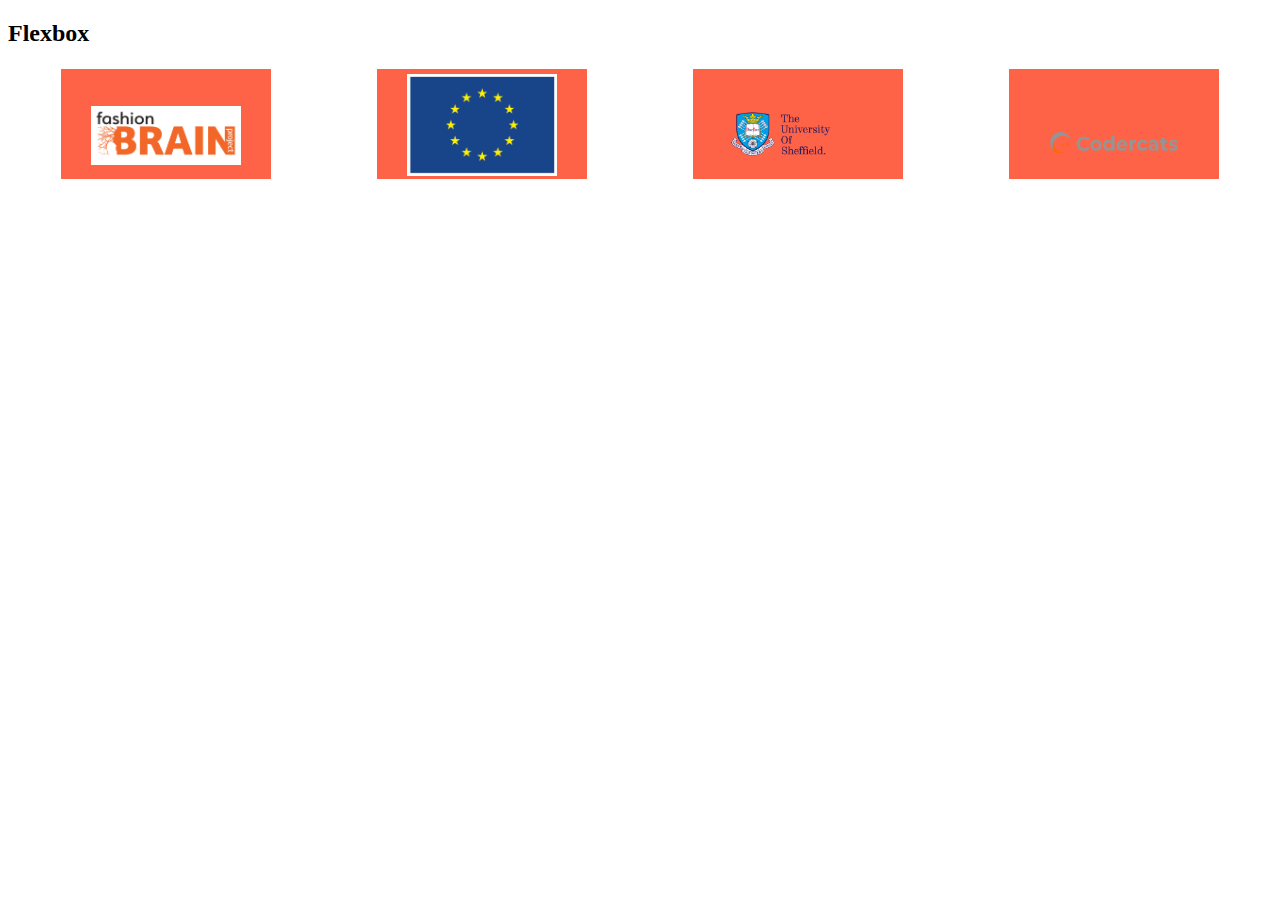
<file: test list.html>
<!DOCTYPE html>
<html lang="en">
<head>
    <meta charset="UTF-8">
    <meta name="viewport" content="width=device-width, initial-scale=1.0">
    <title>Document</title>
</head>
<body>
    <style>
        .container-logo {
  list-style:none;
  margin: 0;
  padding: 0;
  
}
.item {
  background: tomato;
  padding: 5px;
  width: 200px;
  height: 100px;
  margin: 2px;
  
  line-height: 150px;
  color: white;
  font-weight: bold;
  font-size: 3em;
  text-align: center;
  
}



/*Flexbox*/
.flex {
  padding: 0;
  margin: 0;
  list-style: none;
  
  display: -webkit-box;
  display: -moz-box;
  display: -ms-flexbox;
  display: -webkit-flex;
  display: flex;
  
  -webkit-flex-flow: row wrap;
  justify-content: space-around;
}



.item img {
    width: 150px;
    
}
    </style>


<h2>Flexbox</h2>
<ul class="container-logo flex">
  <li class="item flex-item"><img src="images/logo/fashionbrain.jpg" alt="FashionBrain"></li>
  <li class="item flex-item"><img src="images/logo/flag_yellow_eps.png" alt="European Union"></li>
  <li class="item flex-item"><img src="images/logo/uni.png" alt="The Universtiy of Sheffield"></li>
  <li class="item flex-item"><img src="images/logo/cc.png" alt="Codercats"></li>
  
</ul>

</body>
</html>
</file>
<file: css/main.css>
@import url('https://fonts.googleapis.com/css?family=Montserrat:400,700&display=swap');

* {
    box-sizing: border-box;
  }

body {
    font-family: 'Montserrat', sans-serif;
    margin: 0;
    background-color: #EEEEEE;
}

p {
    font-size: .8em;
    line-height: 1.5em;
}

h1 {
    font-size: 1.2em;
    line-height: 1.4em;
}

h2 {
    font-size: 1em;
    line-height: 1.6em;
}

ul{
    list-style-type: none;
    margin: 0;
    padding: 0;
    display: flex;
}


.container {
    padding: .8rem 1.2em;
    max-width: 90%;
    margin: auto;
    display: block;
   
}


.logo-name a{
    text-decoration: none;
    color: inherit;
    padding: 1em;  
}


.header {
    display: flex;
    justify-content: space-between;
    align-items: center;

    
    background-color: #EEEEEE;
    border-radius: 10%;
    height: 40px;
    position: fixed;
    top: 0;
    right: 5%;
    left: 5%;
    z-index: 100;
    
}


.nav a {
    text-decoration: none;
    color: inherit;
    padding: 1em;
    
}


.nav a:hover, .logo-name a:hover, .btn:hover {
    color: #00B0FF;
}

.column-projects img:hover {
    opacity: 0.7;
}

.circle {
    position: absolute;
    width:280px;
    height: 280px;
    border-radius: 50%;
    background-color: #F2F622;
    z-index: -1;
    top: 0;
    left: 1%;
    box-shadow: 5px 5px #E9E9EA;
    animation-name: animation1;
    animation-duration: 4s;
    animation-delay: 2s;
}

@keyframes animation1 {
    from {background-color: #EEEEEE;}
  to {background-color: #F2F622 ;}
}

.square {
    position: absolute;
    width:30px;
    height: 70px;
    background-color: #00B0FF;
    margin-right: 10px;
    z-index: -1;
    animation-name: animation2;
    animation-duration: 4s;
    animation-delay: 8s;
}

@keyframes animation2 {
    from {background-color: #00B0FF;}
  to {background-color: #F2F622 ;}
}


.title {
    width: 20%;
}


.sub {
    margin-left:40%;
    width: 450px;
}

.sub h2 {
    margin-left: 8%;
}

.about, .contacts {
    display: flex;
    align-items: center;
    margin-top: 2%;
}









.column-projects {
    width: 50%;
    float: left;
    padding-bottom: 20px;
}

.column-projects img {
    width:60%;
    margin-left: auto;
    margin-right: auto;
    display: block;
}

.column {
    width: 50%;
    float: left;
    padding-bottom: 5px;
   
}

.column p {
    padding-left: 20px;
    padding-right: 20px;
}


.imageproject  {
    width:60%;
    margin: 10% auto;
    display: block;
}




.column-projects p, h3, .contacts p {
    text-align: center;
}

.column-projects a {
    text-decoration: none;
    color: inherit;
}


.about-image {
    width: 70%;
    margin: auto;
    display: block;

}

.iframe iframe{
    margin-left: auto;
    margin-right: auto;
    display: block;
    padding-top: 30px;;
}

.white {
    width: 100%;
    background-color: #FAFAFA;
    margin-top: 5%;
    padding: 2em 0 1em;
    border-top-left-radius: 10%;
    border-bottom-right-radius: 5%;
    
}


.btn{
    color: black;
    background-color:  #F2F622;
    padding: .75rem 1.5rem;
    border-radius: 1rem;
    text-decoration: none;
    font-size: 0.9rem;
    box-shadow: 5px 5px #E9E9EA;
}

.contacts {
    text-align: center;
}

.contacts p {
    margin-bottom: 2.5rem;
}

.footer {
    text-align: center;
    
}

.footer p a, .contacts p a{
    
    color: inherit;
}


.svgmail:hover{
    filter: drop-shadow(15px 15px 15px #F2F622);
    cursor: pointer;
}



.row:after {
    content: "";
    display: table;
    clear: both;
  }

  

@media only screen and (max-width: 750px) {
    .circle {
        z-index: -2;
    }
   
    .sub {
        margin-left: 0;
        font-size: .8em;
        width: 100%;
    }
    .title {
        font-size: .8em;
        width: 60%;
    }
  
    .iframe iframe{
        width: 100%;
        height: 300;
        margin: auto;
    }
    .column.hide {
        display: none;
    }
    .nav a {
        font-size: .8em;
        padding: .5em;
    }
    .logo-name a {
        font-size: .8em;
    }

}

@media only screen and (max-width: 800px) {
    .column-projects, .column {
      width: 100%;
      margin-bottom: 20px;
    }
  }


  @media only screen and (min-width: 1600px) {
      .container {
          max-width: 1440;
      }
  }


/* Logo boxes
   */

   .container-logo {
    list-style:none;
    margin: 0;
    padding: 0;
    
  }
  .item {
    
    padding: 5px;
    width: 200px;
    height: 100px;
    margin: 2px;
    
    line-height: 150px;
    color: white;
    font-weight: bold;
    font-size: 3em;
    text-align: center;
    
  }
  
  
  
  /*Flexbox*/
  .flex {
    padding: 0;
    margin: 0;
    list-style: none;
    
    display: -webkit-box;
    display: -moz-box;
    display: -ms-flexbox;
    display: -webkit-flex;
    display: flex;
    
    -webkit-flex-flow: row wrap;
    justify-content: space-around;
  }
  
  
  
  .item img {
      width: 150px;
      
  }

  .logo {
      padding-top: 35px;
  }
/* Logo boxes end
   */






/* MODAL */

#myImg1 {
    border-radius: 5px;
    cursor: pointer;
    transition: 0.3s;
  }
  
  #myImg1:hover {opacity: 0.7;}


  #myImg2 {
    border-radius: 5px;
    cursor: pointer;
    transition: 0.3s;
  }
  
  #myImg2:hover {opacity: 0.7;}



  #myImg3 {
    border-radius: 5px;
    cursor: pointer;
    transition: 0.3s;
  }
  
  #myImg3:hover {opacity: 0.7;}



  #myImg4 {
    border-radius: 5px;
    cursor: pointer;
    transition: 0.3s;
  }
  
  #myImg4:hover {opacity: 0.7;}



  #myImg5 {
    border-radius: 5px;
    cursor: pointer;
    transition: 0.3s;
  }
  
  #myImg5:hover {opacity: 0.7;}
  
  /* The Modal (background) */
  .modal {
    display: none; /* Hidden by default */
    position: fixed; /* Stay in place */
    z-index: 1; /* Sit on top */
    padding-top: 100px; /* Location of the box */
    left: 0;
    top: 0;
    width: 100%; /* Full width */
    height: 100%; /* Full height */
    overflow: auto; /* Enable scroll if needed */
    background-color: rgb(0,0,0); /* Fallback color */
    background-color: rgba(0,0,0,0.9); /* Black w/ opacity */
  }
  
  /* Modal Content (image) */
  .modal-content {
    margin: auto;
    display: block;
    width: 80%;
    max-width: 700px;
  }
  
  /* Caption of Modal Image */
  #caption {
    margin: auto;
    display: block;
    width: 80%;
    max-width: 700px;
    text-align: center;
    color: #ccc;
    padding: 10px 0;
    height: 150px;
  }
  
  /* Add Animation */
  .modal-content, #caption {  
    -webkit-animation-name: zoom;
    -webkit-animation-duration: 0.6s;
    animation-name: zoom;
    animation-duration: 0.6s;
  }
  
  @-webkit-keyframes zoom {
    from {-webkit-transform:scale(0)} 
    to {-webkit-transform:scale(1)}
  }
  
  @keyframes zoom {
    from {transform:scale(0)} 
    to {transform:scale(1)}
  }
  
  /* The Close Button */
  .close {
    position: absolute;
    top: 15px;
    right: 35px;
    color: #f1f1f1;
    font-size: 40px;
    font-weight: bold;
    transition: 0.3s;
  }
  
  .close:hover,
  .close:focus {
    color: #bbb;
    text-decoration: none;
    cursor: pointer;
  }
  
  /* 100% Image Width on Smaller Screens */
  @media only screen and (max-width: 700px){
    .modal-content {
      width: 100%;
    }
  }

/*modal end */







/* Project 1 
   */

.cclogo {
    width: 30%;
    margin: 10% auto;
    display: block;
}

.ccds {
    width: 90%;
    margin: 10% auto;
    display: block;

}

.user {
    width: 90%;
    margin: 10% auto;
    display: block;
}

/* Project 1 end
   */

  






  /* Project 2 image gallery
  The grid:  equal columns that floats next to each other */
.column-image {
    float: left;
    width: 20%;
    padding: 10px;
  }
  
  /* Style the images inside the grid */
  .column-image img {
    opacity: 0.8; 
    cursor: pointer; 
  }
  
  .column-image img:hover {
    opacity: 1;
  }
  
  /* Clear floats after the columns */
  .row:after {
    content: "";
    display: table;
    clear: both;
  }
  
  /* The expanding image container */
  .container-image {
    position: relative;
    display: none;
  }
  
  /* Expanding image text */
  #imgtext {
    position: absolute;
    bottom: 15px;
    left: 15px;
    color: grey;
    font-size: 20px;
  }
  
  /* Closable button inside the expanded image */
  .closebtn {
    position: absolute;
    top: 10px;
    right: 15px;
    color: white;
    font-size: 35px;
    cursor: pointer;
  }
</file>
